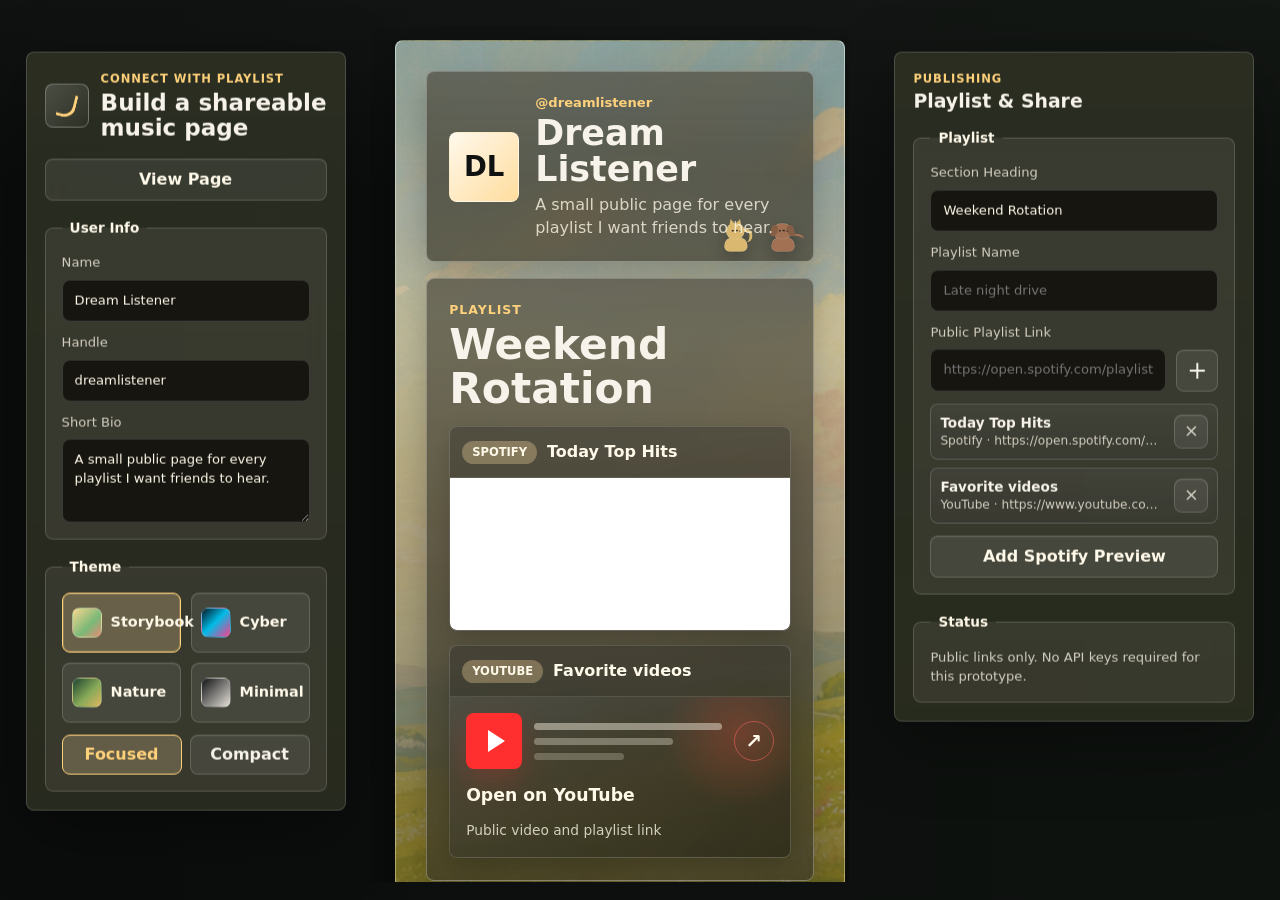
<file: index.html>
<!doctype html>
<html lang="en">
  <head>
    <meta charset="UTF-8" />
    <meta name="viewport" content="width=device-width, initial-scale=1.0" />
    <title>Connect With Playlist</title>
    <link rel="preconnect" href="https://www.youtube.com" />
    <link rel="preconnect" href="https://open.spotify.com" />
    <link rel="preconnect" href="https://embed.music.apple.com" />
    <link rel="dns-prefetch" href="https://i.scdn.co" />
    <link rel="dns-prefetch" href="https://is1-ssl.mzstatic.com" />
    <link rel="dns-prefetch" href="https://i.ytimg.com" />
    <link rel="stylesheet" href="styles.css" />
  </head>
  <body>
    <main class="app-shell" data-theme="storybook">
      <section class="workspace" aria-label="Playlist page builder">
        <aside class="panel editor-panel" aria-label="Page controls">
          <div class="brand-row">
            <div class="brand-mark" aria-hidden="true">
              <span></span>
            </div>
            <div>
              <p class="eyebrow">Connect With Playlist</p>
              <h1>Build a shareable music page</h1>
            </div>
          </div>
          <button class="view-button" id="viewOnly" type="button">View Page</button>

          <form class="control-stack" id="pageForm">
            <fieldset>
              <legend>User Info</legend>
              <label>
                <span>Name</span>
                <input id="displayName" type="text" maxlength="42" autocomplete="name" />
              </label>
              <label>
                <span>Handle</span>
                <input id="handle" type="text" maxlength="32" autocomplete="username" />
              </label>
              <label>
                <span>Short Bio</span>
                <textarea id="bio" rows="3" maxlength="150"></textarea>
              </label>
            </fieldset>

            <fieldset>
              <legend>Theme</legend>
              <div class="theme-grid" id="themeGrid" role="radiogroup" aria-label="Choose a page theme">
                <button type="button" class="theme-tile is-active" data-theme-option="storybook" role="radio" aria-checked="true">
                  <span class="swatch storybook"></span>
                  <span>Storybook</span>
                </button>
                <button type="button" class="theme-tile" data-theme-option="cyber" role="radio" aria-checked="false">
                  <span class="swatch cyber"></span>
                  <span>Cyber</span>
                </button>
                <button type="button" class="theme-tile" data-theme-option="nature" role="radio" aria-checked="false">
                  <span class="swatch nature"></span>
                  <span>Nature</span>
                </button>
                <button type="button" class="theme-tile" data-theme-option="minimal" role="radio" aria-checked="false">
                  <span class="swatch minimal"></span>
                  <span>Minimal</span>
                </button>
              </div>

              <div class="segmented" role="group" aria-label="Preview density">
                <button type="button" class="is-active" data-density="focused">Focused</button>
                <button type="button" data-density="compact">Compact</button>
              </div>
            </fieldset>
          </form>
        </aside>

        <section class="phone-stage" aria-label="Live page preview">
          <button class="exit-view-button" id="exitView" type="button">Edit Page</button>
          <div class="phone" id="publicPage">
            <div class="ambient-layer" aria-hidden="true"></div>
            <section class="profile-card glass-card">
              <div class="companions" aria-hidden="true">
                <div class="pet pet-cat">
                  <span class="pet-tail"></span>
                  <span class="pet-body"></span>
                  <span class="pet-head">
                    <span class="pet-ear left"></span>
                    <span class="pet-ear right"></span>
                    <span class="pet-face"></span>
                  </span>
                </div>
                <div class="pet pet-dog">
                  <span class="pet-tail"></span>
                  <span class="pet-body"></span>
                  <span class="pet-head">
                    <span class="pet-ear left"></span>
                    <span class="pet-ear right"></span>
                    <span class="pet-face"></span>
                  </span>
                </div>
              </div>
              <div class="avatar" id="avatar">D</div>
              <div>
                <p class="handle" id="previewHandle">@dreamlistener</p>
                <h2 id="previewName">Dream Listener</h2>
                <p id="previewBio">A small public page for every playlist I want friends to hear.</p>
              </div>
            </section>

            <section class="playlist-card glass-card">
              <div class="section-heading">
                <p>Playlist</p>
                <h3 id="previewTitle">Weekend Rotation</h3>
              </div>

              <section class="playlist-inline-player" id="playlistInlinePlayer" aria-label="Playlist player" hidden>
                <div class="inline-player-header">
                  <div>
                    <p class="platform-pill" id="inlinePlayerPlatform">Spotify</p>
                    <h4 id="inlinePlayerTitle">Playlist</h4>
                  </div>
                  <button class="inline-player-close" id="closeInlinePlayer" type="button" aria-label="Close player" title="Close player">×</button>
                </div>
                <div class="inline-player-frame" id="inlinePlayerFrame"></div>
              </section>

              <div class="embed-stack" id="embedStack"></div>
            </section>

            <section class="theme-note glass-card">
              <span class="note-line"></span>
              <p id="themeNote">Soft painted color, calm spacing, and a page that feels personal without becoming heavy.</p>
            </section>
          </div>

          <section class="playlist-webview glass-card" id="playlistWebview" aria-label="Inline playlist player" hidden>
            <div class="webview-header">
              <div>
                <p class="platform-pill" id="webviewPlatform">Spotify</p>
                <h2 id="webviewTitle">Playlist</h2>
              </div>
              <button class="webview-close" id="closeWebview" type="button" aria-label="Close player" title="Close player">×</button>
            </div>
            <div class="webview-frame" id="webviewFrame"></div>
          </section>
        </section>

        <aside class="panel data-panel" aria-label="Playlist and sharing controls">
          <div class="panel-heading">
            <p class="eyebrow">Publishing</p>
            <h2>Playlist &amp; Share</h2>
          </div>
          <div class="control-stack">
            <fieldset>
              <legend>Playlist</legend>
              <label>
                <span>Section Heading</span>
                <input id="pageTitle" type="text" maxlength="56" />
              </label>
              <label>
                <span>Playlist Name</span>
                <input id="playlistName" type="text" maxlength="56" placeholder="Late night drive" />
              </label>
              <div class="link-composer">
                <label>
                  <span>Public Playlist Link</span>
                  <input
                    id="playlistUrl"
                    type="url"
                    inputmode="url"
                    placeholder="https://open.spotify.com/playlist/..."
                  />
                </label>
                <button class="icon-button" type="button" id="addLink" aria-label="Add playlist link" title="Add link">
                  +
                </button>
              </div>
              <div class="playlist-list" id="playlistList" aria-live="polite"></div>
              <button class="demo-button" id="addSpotifyPreview" type="button">Add Spotify Preview</button>
            </fieldset>

            <fieldset class="publish-panel">
              <legend>Status</legend>
              <p class="status-text" id="statusText">Public links only. No API keys required for this prototype.</p>
            </fieldset>
          </div>
        </aside>
      </section>
    </main>

    <template id="playlistItemTemplate">
      <article class="playlist-item">
        <div>
          <strong></strong>
          <span></span>
        </div>
        <button type="button" aria-label="Remove playlist link" title="Remove link">×</button>
      </article>
    </template>

    <template id="embedTemplate">
      <article class="music-block">
        <div class="music-meta">
          <span class="platform-pill"></span>
          <a target="_blank" rel="noreferrer"></a>
          <button class="webview-toggle" type="button"></button>
        </div>
        <div class="embed-target"></div>
      </article>
    </template>

    <script src="app.js"></script>
  </body>
</html>
</file>
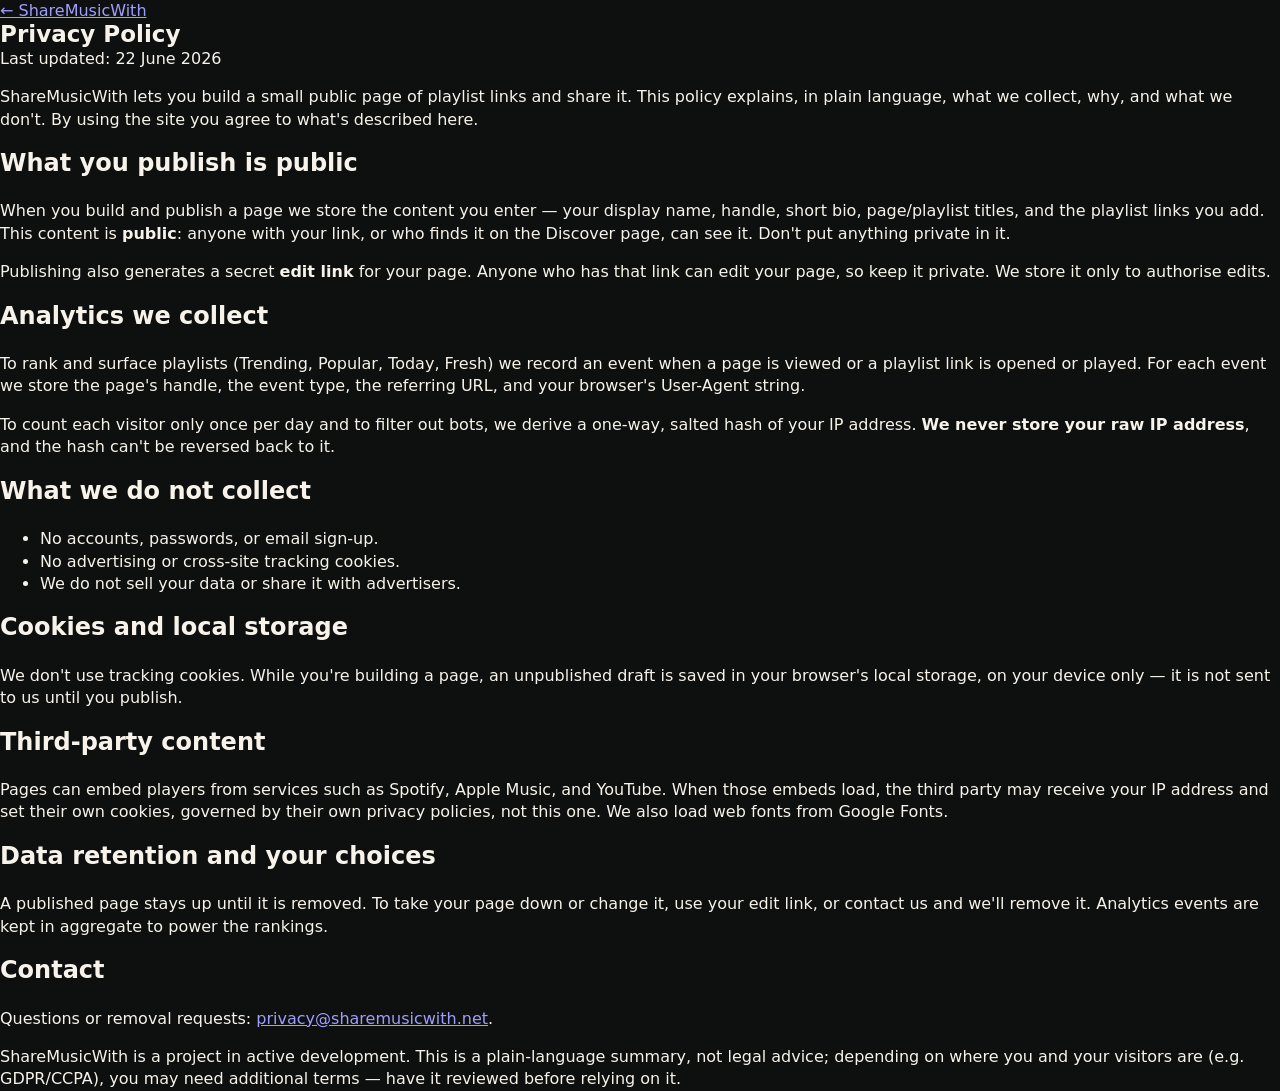
<file: go-wasm/privacy.html>
<!doctype html>
<html lang="en">
  <head>
    <meta charset="UTF-8" />
    <meta name="viewport" content="width=device-width, initial-scale=1.0" />
    <title>Privacy Policy · ShareMusicWith</title>
    <meta name="robots" content="all" />
    <link rel="stylesheet" href="/styles.css" />
  </head>
  <body>
    <main class="legal-page">
      <a class="legal-back" href="/">← ShareMusicWith</a>
      <h1>Privacy Policy</h1>
      <p class="legal-updated">Last updated: 22 June 2026</p>

      <p>
        ShareMusicWith lets you build a small public page of playlist links and
        share it. This policy explains, in plain language, what we collect, why,
        and what we don't. By using the site you agree to what's described here.
      </p>

      <h2>What you publish is public</h2>
      <p>
        When you build and publish a page we store the content you enter — your
        display name, handle, short bio, page/playlist titles, and the playlist
        links you add. This content is <strong>public</strong>: anyone with your
        link, or who finds it on the Discover page, can see it. Don't put anything
        private in it.
      </p>
      <p>
        Publishing also generates a secret <strong>edit link</strong> for your
        page. Anyone who has that link can edit your page, so keep it private. We
        store it only to authorise edits.
      </p>

      <h2>Analytics we collect</h2>
      <p>
        To rank and surface playlists (Trending, Popular, Today, Fresh) we record
        an event when a page is viewed or a playlist link is opened or played. For
        each event we store the page's handle, the event type, the referring URL,
        and your browser's User-Agent string.
      </p>
      <p>
        To count each visitor only once per day and to filter out bots, we derive
        a one-way, salted hash of your IP address. <strong>We never store your raw
        IP address</strong>, and the hash can't be reversed back to it.
      </p>

      <h2>What we do not collect</h2>
      <ul>
        <li>No accounts, passwords, or email sign-up.</li>
        <li>No advertising or cross-site tracking cookies.</li>
        <li>We do not sell your data or share it with advertisers.</li>
      </ul>

      <h2>Cookies and local storage</h2>
      <p>
        We don't use tracking cookies. While you're building a page, an unpublished
        draft is saved in your browser's local storage, on your device only — it is
        not sent to us until you publish.
      </p>

      <h2>Third-party content</h2>
      <p>
        Pages can embed players from services such as Spotify, Apple Music, and
        YouTube. When those embeds load, the third party may receive your IP address
        and set their own cookies, governed by their own privacy policies, not this
        one. We also load web fonts from Google Fonts.
      </p>

      <h2>Data retention and your choices</h2>
      <p>
        A published page stays up until it is removed. To take your page down or
        change it, use your edit link, or contact us and we'll remove it. Analytics
        events are kept in aggregate to power the rankings.
      </p>

      <h2>Contact</h2>
      <p>
        Questions or removal requests:
        <a href="mailto:privacy@sharemusicwith.net">privacy@sharemusicwith.net</a>.
      </p>

      <p class="legal-note">
        ShareMusicWith is a project in active development. This is a plain-language
        summary, not legal advice; depending on where you and your visitors are
        (e.g. GDPR/CCPA), you may need additional terms — have it reviewed before
        relying on it.
      </p>
    </main>
  </body>
</html>
</file>
<file: styles.css>
:root {
  color-scheme: dark;
  font-family:
    Inter, ui-sans-serif, system-ui, -apple-system, BlinkMacSystemFont, "Segoe UI", sans-serif;
  --page-bg: #101211;
  --panel: rgba(15, 17, 18, 0.82);
  --panel-strong: rgba(10, 11, 12, 0.9);
  --line: rgba(255, 255, 255, 0.16);
  --line-strong: rgba(255, 255, 255, 0.28);
  --text: #f7f3ea;
  --muted: rgba(247, 243, 234, 0.68);
  --soft: rgba(247, 243, 234, 0.1);
  --control: rgba(255, 255, 255, 0.075);
  --control-hover: rgba(255, 255, 255, 0.13);
  --control-strong: rgba(255, 255, 255, 0.18);
  --focus-ring: color-mix(in srgb, var(--accent) 28%, transparent);
  --accent: #f3b562;
  --accent-2: #70c6aa;
  --pet-cat: #f1c66f;
  --pet-dog: #b6865d;
  --pet-marking: #fff3d5;
  --shadow: 0 22px 70px rgba(0, 0, 0, 0.36);
  --shadow-tight: 0 12px 34px rgba(0, 0, 0, 0.24);
  --spotify-player-height: 9.5rem;
}

* {
  box-sizing: border-box;
}

html,
body {
  margin: 0;
  height: 100%;
  min-height: 100%;
  background: #0e0f0f;
  color: var(--text);
}

body {
  min-width: 320px;
  overflow-x: hidden;
  line-height: 1.4;
  text-rendering: optimizeLegibility;
  -webkit-font-smoothing: antialiased;
}

body.view-only-body {
  height: 100vh;
  overflow: hidden;
}

button,
input,
textarea {
  font: inherit;
  min-width: 0;
}

button {
  appearance: none;
  color: inherit;
}

.app-shell {
  min-height: 100vh;
  background:
    linear-gradient(180deg, rgba(255, 255, 255, 0.025), transparent 22%),
    linear-gradient(90deg, rgba(9, 10, 10, 0.88), rgba(9, 10, 10, 0.62)),
    var(--page-bg);
  overflow-x: hidden;
}

.workspace {
  width: min(1560px, 100%);
  height: 100vh;
  min-height: 0;
  margin: 0 auto;
  display: grid;
  grid-template-columns: minmax(280px, 320px) minmax(420px, 1fr) minmax(300px, 360px);
  align-items: start;
  gap: clamp(16px, 2vw, 28px);
  padding: clamp(14px, 2vw, 26px);
  overflow: hidden;
}

.panel {
  min-width: 0;
  max-width: 100%;
  align-self: start;
  border: 1px solid var(--line);
  border-radius: 8px;
  background:
    linear-gradient(180deg, color-mix(in srgb, var(--panel) 84%, rgba(255, 255, 255, 0.08)), var(--panel)),
    var(--panel);
  box-shadow: var(--shadow);
  backdrop-filter: blur(24px);
}

.editor-panel,
.data-panel {
  min-width: 0;
  position: sticky;
  top: clamp(14px, 2vw, 26px);
  max-height: calc(100vh - 44px);
  overflow-y: auto;
  overscroll-behavior: contain;
  padding: 18px;
  scrollbar-color: color-mix(in srgb, var(--accent) 34%, transparent) transparent;
  scrollbar-width: thin;
}

.editor-panel::-webkit-scrollbar,
.data-panel::-webkit-scrollbar,
.phone-stage::-webkit-scrollbar,
.embed-stack::-webkit-scrollbar {
  width: 8px;
}

.editor-panel::-webkit-scrollbar-thumb,
.data-panel::-webkit-scrollbar-thumb,
.phone-stage::-webkit-scrollbar-thumb,
.embed-stack::-webkit-scrollbar-thumb {
  border-radius: 999px;
  background: color-mix(in srgb, var(--accent) 28%, transparent);
}

.brand-row {
  min-width: 0;
  display: grid;
  grid-template-columns: 44px minmax(0, 1fr);
  gap: 12px;
  align-items: center;
  margin-bottom: 18px;
}

.brand-mark {
  width: 44px;
  height: 44px;
  border: 1px solid var(--line-strong);
  border-radius: 8px;
  display: grid;
  place-items: center;
  background: linear-gradient(135deg, rgba(255, 255, 255, 0.16), rgba(255, 255, 255, 0.02));
}

.brand-mark span {
  width: 18px;
  height: 24px;
  border-right: 3px solid var(--accent);
  border-bottom: 3px solid var(--accent);
  border-radius: 0 0 12px 0;
  transform: rotate(14deg);
}

.eyebrow {
  margin: 0 0 4px;
  color: var(--accent);
  font-size: 0.72rem;
  font-weight: 800;
  letter-spacing: 0.08em;
  text-transform: uppercase;
}

h1,
h2,
h3,
p {
  margin-top: 0;
}

h1 {
  margin-bottom: 0;
  font-size: clamp(1.18rem, 1.8vw, 1.48rem);
  line-height: 1.1;
}

.control-stack {
  min-width: 0;
  display: grid;
  gap: 18px;
}

fieldset {
  min-width: 0;
  margin: 0;
  padding: 16px;
  border: 1px solid var(--line);
  border-radius: 8px;
  display: grid;
  gap: 12px;
  background: color-mix(in srgb, var(--soft) 72%, transparent);
}

legend {
  padding: 0 8px;
  color: var(--text);
  font-size: 0.85rem;
  font-weight: 800;
}

label {
  min-width: 0;
  display: grid;
  gap: 7px;
  color: var(--muted);
  font-size: 0.82rem;
}

label + label {
  margin-top: 0;
}

input,
textarea {
  width: 100%;
  min-height: 42px;
  border: 1px solid var(--line);
  border-radius: 8px;
  outline: none;
  background: color-mix(in srgb, #050505 66%, var(--panel-strong));
  color: var(--text);
  padding: 11px 12px;
  transition:
    border-color 160ms ease,
    background 160ms ease,
    box-shadow 160ms ease;
}

textarea {
  min-height: 84px;
  resize: vertical;
}

input:focus,
textarea:focus {
  border-color: var(--accent);
  background: color-mix(in srgb, #050505 50%, var(--panel-strong));
  box-shadow: 0 0 0 3px var(--focus-ring);
}

input:hover,
textarea:hover {
  border-color: color-mix(in srgb, var(--line-strong) 72%, var(--accent));
}

.link-composer {
  min-width: 0;
  display: grid;
  grid-template-columns: minmax(0, 1fr) 42px;
  gap: 10px;
  align-items: end;
}

.icon-button,
.playlist-item button,
.secondary-button,
.view-button,
.exit-view-button,
.webview-toggle,
.webview-close,
.inline-player-close,
.demo-button,
.theme-tile,
.segmented button {
  border: 1px solid var(--line);
  border-radius: 8px;
  background: var(--control);
  box-shadow: inset 0 1px 0 rgba(255, 255, 255, 0.055);
  cursor: pointer;
  user-select: none;
  transition:
    transform 160ms ease,
    border-color 160ms ease,
    background 160ms ease,
    box-shadow 160ms ease;
}

.icon-button {
  width: 42px;
  height: 42px;
  font-size: 1.5rem;
  line-height: 1;
}

.icon-button:hover,
.playlist-item button:hover,
.secondary-button:hover,
.view-button:hover,
.exit-view-button:hover,
.webview-toggle:hover,
.webview-close:hover,
.inline-player-close:hover,
.demo-button:hover,
.theme-tile:hover,
.segmented button:hover {
  transform: translateY(-1px);
  border-color: var(--line-strong);
  background: var(--control-hover);
  box-shadow:
    inset 0 1px 0 rgba(255, 255, 255, 0.08),
    0 10px 24px rgba(0, 0, 0, 0.18);
}

.icon-button:focus-visible,
.playlist-item button:focus-visible,
.secondary-button:focus-visible,
.view-button:focus-visible,
.exit-view-button:focus-visible,
.webview-toggle:focus-visible,
.webview-close:focus-visible,
.inline-player-close:focus-visible,
.demo-button:focus-visible,
.theme-tile:focus-visible,
.segmented button:focus-visible,
input:focus-visible,
textarea:focus-visible,
.music-meta a:focus-visible,
.platform-card:focus-visible,
.fallback-link:focus-visible {
  outline: none;
  border-color: var(--accent);
  box-shadow: 0 0 0 3px var(--focus-ring);
}

.demo-button {
  width: 100%;
  min-height: 42px;
  margin-top: 0;
  color: var(--text);
  font-weight: 900;
}

.view-button {
  width: 100%;
  min-height: 42px;
  margin-bottom: 18px;
  color: var(--text);
  font-weight: 900;
}

.exit-view-button {
  display: none;
  position: fixed;
  top: 18px;
  right: 18px;
  z-index: 20;
  min-height: 42px;
  padding: 0 16px;
  color: var(--text);
  font-weight: 900;
  backdrop-filter: blur(18px);
}

.playlist-list {
  min-width: 0;
  display: grid;
  gap: 8px;
  margin-top: 0;
}

.playlist-item {
  max-width: 100%;
  min-height: 54px;
  display: grid;
  grid-template-columns: minmax(0, 1fr) 34px;
  gap: 10px;
  align-items: center;
  overflow: hidden;
  border: 1px solid var(--line);
  border-radius: 8px;
  padding: 9px;
  background:
    linear-gradient(180deg, rgba(255, 255, 255, 0.07), rgba(255, 255, 255, 0.035)),
    rgba(0, 0, 0, 0.1);
}

.playlist-item > div {
  min-width: 0;
  overflow: hidden;
}

.playlist-item strong,
.playlist-item span {
  display: block;
  min-width: 0;
  overflow: hidden;
  text-overflow: ellipsis;
  white-space: nowrap;
}

.playlist-item strong {
  font-size: 0.85rem;
}

.playlist-item span {
  color: var(--muted);
  font-size: 0.76rem;
}

.playlist-item button {
  width: 34px;
  height: 34px;
  font-size: 1.1rem;
  color: var(--muted);
}

.theme-grid {
  min-width: 0;
  display: grid;
  grid-template-columns: repeat(2, minmax(0, 1fr));
  gap: 10px;
}

.theme-tile {
  min-width: 0;
  min-height: 60px;
  padding: 9px;
  display: grid;
  grid-template-columns: 30px minmax(0, 1fr);
  gap: 9px;
  align-items: center;
  text-align: left;
  color: var(--text);
  font-size: 0.9rem;
  font-weight: 800;
}

.theme-tile span:last-child {
  min-width: 0;
  line-height: 1.08;
  overflow-wrap: normal;
}

.theme-tile.is-active {
  border-color: var(--accent);
  background: color-mix(in srgb, var(--accent) 18%, rgba(255, 255, 255, 0.08));
  box-shadow: inset 0 0 0 1px color-mix(in srgb, var(--accent) 24%, transparent);
}

.swatch {
  width: 30px;
  height: 30px;
  border-radius: 8px;
  border: 1px solid rgba(255, 255, 255, 0.22);
}

.swatch.storybook {
  background: linear-gradient(135deg, #f9d68d, #7ab978 60%, #e98b74);
}

.swatch.cyber {
  background: linear-gradient(135deg, #061625, #00bde7 48%, #ff3a91);
}

.swatch.nature {
  background: linear-gradient(135deg, #1e432f, #86a958 55%, #e0b660);
}

.swatch.minimal {
  background: linear-gradient(135deg, #111315, #e5e1d8);
}

.segmented {
  margin-top: 0;
  display: grid;
  grid-template-columns: 1fr 1fr;
  gap: 8px;
}

.segmented button {
  min-height: 40px;
  font-weight: 800;
}

.segmented button.is-active {
  border-color: var(--accent);
  color: var(--accent);
  background: color-mix(in srgb, var(--accent) 15%, rgba(255, 255, 255, 0.08));
}

.phone-stage {
  min-width: 0;
  max-width: 100%;
  height: calc(100vh - 44px);
  min-height: 0;
  overflow: auto;
  overscroll-behavior: contain;
  scrollbar-gutter: stable both-edges;
  display: grid;
  place-items: start center;
  padding: 14px;
  scrollbar-color: color-mix(in srgb, var(--accent) 30%, transparent) transparent;
  scrollbar-width: thin;
}

.workspace > * {
  min-width: 0;
}

.phone {
  position: relative;
  width: min(100%, 600px);
  max-width: 100%;
  min-width: 0;
  min-height: min(840px, calc(100vh - 72px));
  border: 1px solid var(--line-strong);
  border-radius: 8px;
  overflow: hidden;
  background-image:
    linear-gradient(180deg, rgba(10, 12, 12, 0.1), rgba(10, 12, 12, 0.46)),
    var(--theme-image);
  background-size: cover;
  background-position: center;
  box-shadow:
    0 30px 90px rgba(0, 0, 0, 0.45),
    inset 0 1px 0 rgba(255, 255, 255, 0.08);
  padding: clamp(18px, 3vw, 30px);
  display: grid;
  align-content: start;
  gap: 16px;
}

.companions {
  position: absolute;
  right: 18px;
  top: 12px;
  z-index: 2;
  width: 132px;
  height: 70px;
  opacity: 0.92;
  pointer-events: none;
}

.pet {
  position: absolute;
  bottom: 0;
  width: 56px;
  height: 46px;
  animation: pet-bob 3.6s ease-in-out infinite;
  filter: drop-shadow(0 10px 14px rgba(0, 0, 0, 0.34));
}

.pet-cat {
  left: 0;
  --pet-fill: var(--pet-cat);
  --pet-face-fill: #171a18;
}

.pet-dog {
  right: 0;
  --pet-fill: var(--pet-dog);
  --pet-face-fill: #171a18;
  animation-delay: -1.3s;
}

.pet-body,
.pet-head,
.pet-tail,
.pet-ear,
.pet-face {
  position: absolute;
  display: block;
}

.pet-body {
  left: 8px;
  bottom: 2px;
  width: 38px;
  height: 24px;
  border: 1px solid rgba(255, 255, 255, 0.24);
  border-radius: 16px 16px 10px 10px;
  background: var(--pet-fill);
}

.pet-head {
  left: 11px;
  bottom: 22px;
  width: 30px;
  height: 26px;
  border: 1px solid rgba(255, 255, 255, 0.24);
  border-radius: 13px;
  background: var(--pet-fill);
}

.pet-cat .pet-ear {
  top: -8px;
  width: 12px;
  height: 12px;
  background: var(--pet-fill);
  clip-path: polygon(50% 0, 0 100%, 100% 100%);
}

.pet-cat .pet-ear.left {
  left: 2px;
  transform: rotate(-16deg);
}

.pet-cat .pet-ear.right {
  right: 2px;
  transform: rotate(16deg);
}

.pet-dog .pet-ear {
  top: 2px;
  width: 11px;
  height: 18px;
  border-radius: 9px;
  background: color-mix(in srgb, var(--pet-fill) 76%, #1b1511);
}

.pet-dog .pet-ear.left {
  left: -5px;
  transform: rotate(18deg);
}

.pet-dog .pet-ear.right {
  right: -5px;
  transform: rotate(-18deg);
}

.pet-face {
  left: 7px;
  top: 9px;
  width: 16px;
  height: 8px;
  border-radius: 50%;
  border-top: 3px dotted var(--pet-face-fill);
}

.pet-tail {
  right: 2px;
  bottom: 17px;
  width: 22px;
  height: 22px;
  border-top: 5px solid var(--pet-fill);
  border-right: 5px solid var(--pet-fill);
  border-radius: 50%;
  transform-origin: 2px 22px;
  animation: tail-wag 1.25s ease-in-out infinite;
}

.pet-dog .pet-tail {
  right: -1px;
  bottom: 19px;
  width: 18px;
  height: 14px;
  border-top-width: 4px;
  border-right-width: 0;
  border-radius: 10px;
  transform: rotate(14deg);
}

@keyframes pet-bob {
  0%,
  100% {
    transform: translateY(0);
  }
  50% {
    transform: translateY(-5px);
  }
}

@keyframes tail-wag {
  0%,
  100% {
    transform: rotate(-8deg);
  }
  50% {
    transform: rotate(18deg);
  }
}

.phone::before {
  content: "";
  position: absolute;
  inset: 0;
  background:
    linear-gradient(180deg, rgba(0, 0, 0, 0.2), transparent 26%, rgba(0, 0, 0, 0.32)),
    radial-gradient(circle at 20% 0%, rgba(255, 255, 255, 0.12), transparent 35%);
  pointer-events: none;
}

.ambient-layer {
  position: absolute;
  inset: 0;
  opacity: 0.38;
  pointer-events: none;
  background-image:
    linear-gradient(rgba(255, 255, 255, 0.035) 1px, transparent 1px),
    linear-gradient(90deg, rgba(255, 255, 255, 0.035) 1px, transparent 1px);
  background-size: 28px 28px;
  mix-blend-mode: screen;
}

.glass-card {
  position: relative;
  z-index: 1;
  min-width: 0;
  border: 1px solid var(--line-strong);
  border-radius: 8px;
  background:
    linear-gradient(180deg, rgba(255, 255, 255, 0.08), transparent 54%),
    color-mix(in srgb, var(--panel-strong) 86%, transparent);
  box-shadow: var(--shadow-tight);
  backdrop-filter: blur(18px);
}

.profile-card {
  overflow: hidden;
  min-height: 128px;
  display: grid;
  grid-template-columns: 70px minmax(0, 1fr);
  gap: 16px;
  align-items: center;
  padding: clamp(18px, 3vw, 22px);
}

.profile-card > div {
  min-width: 0;
}

.profile-card .avatar,
.profile-card > div:not(.companions) {
  position: relative;
  z-index: 3;
}

.profile-card .companions {
  top: auto;
  right: 12px;
  bottom: 8px;
  z-index: 1;
  transform: scale(0.62);
  transform-origin: right bottom;
  opacity: 0.78;
}

.avatar {
  width: 70px;
  height: 70px;
  border: 1px solid var(--line-strong);
  border-radius: 8px;
  display: grid;
  place-items: center;
  color: #101211;
  background:
    linear-gradient(135deg, rgba(255, 255, 255, 0.86), rgba(255, 255, 255, 0.26)),
    var(--accent);
  font-size: 1.72rem;
  font-weight: 900;
}

.handle {
  margin-bottom: 4px;
  color: var(--accent);
  font-size: 0.82rem;
  font-weight: 800;
}

.profile-card h2 {
  margin: 0 0 6px;
  font-size: clamp(1.55rem, 4.5vw, 2.18rem);
  line-height: 1.02;
  overflow-wrap: anywhere;
}

.profile-card p:last-child {
  margin-bottom: 0;
  color: var(--muted);
  line-height: 1.45;
  overflow-wrap: anywhere;
}

.playlist-card {
  min-width: 0;
  overflow: hidden;
  padding: clamp(18px, 3vw, 22px);
}

.section-heading {
  display: grid;
  gap: 4px;
  margin-bottom: 16px;
}

.section-heading p {
  margin: 0;
  color: var(--accent);
  font-size: 0.78rem;
  font-weight: 900;
  text-transform: uppercase;
  letter-spacing: 0.08em;
}

.section-heading h3 {
  margin: 0;
  font-size: clamp(1.72rem, 4.8vw, 2.65rem);
  line-height: 1.03;
  overflow-wrap: anywhere;
}

.embed-stack {
  min-width: 0;
  display: grid;
  align-content: start;
  gap: 14px;
}

.music-block {
  min-width: 0;
  border: 1px solid var(--line);
  border-radius: 8px;
  overflow: hidden;
  background:
    linear-gradient(180deg, rgba(255, 255, 255, 0.052), rgba(255, 255, 255, 0.015)),
    rgba(0, 0, 0, 0.3);
  box-shadow: 0 10px 26px rgba(0, 0, 0, 0.18);
  transition:
    border-color 160ms ease,
    background 160ms ease;
}

.music-block:hover {
  border-color: color-mix(in srgb, var(--line-strong) 78%, var(--accent));
}

.music-block.spotify-block {
  width: 100%;
}

.music-meta {
  min-height: 50px;
  display: grid;
  grid-template-columns: auto minmax(0, 1fr) auto;
  align-items: center;
  gap: 10px;
  padding: 10px 12px;
}

.platform-pill {
  display: inline-flex;
  align-items: center;
  justify-self: start;
  border-radius: 999px;
  background: color-mix(in srgb, var(--accent) 22%, rgba(255, 255, 255, 0.12));
  color: var(--text);
  padding: 6px 10px;
  font-size: 0.72rem;
  font-weight: 900;
  line-height: 1;
  text-transform: uppercase;
}

.music-meta a {
  min-width: 0;
  overflow: hidden;
  text-overflow: ellipsis;
  white-space: nowrap;
  color: var(--text);
  font-weight: 800;
  line-height: 1.25;
  text-decoration: none;
}

.webview-toggle {
  display: none;
  min-height: 32px;
  max-width: 120px;
  padding: 0 10px;
  color: var(--text);
  font-size: 0.74rem;
  font-weight: 900;
  white-space: nowrap;
}

.app-shell.view-only .webview-toggle {
  display: inline-flex;
  align-items: center;
  justify-content: center;
}

.webview-toggle.is-active {
  border-color: var(--accent);
  color: var(--accent);
  background: color-mix(in srgb, var(--accent) 18%, rgba(255, 255, 255, 0.08));
}

.webview-toggle:disabled {
  cursor: not-allowed;
  opacity: 0.46;
}

.webview-toggle:disabled:hover {
  transform: none;
  border-color: var(--line);
  background: rgba(255, 255, 255, 0.08);
}

.embed-target iframe {
  display: block;
  width: 100%;
  max-width: 100%;
  min-height: var(--spotify-player-height);
  border: 0;
}

.music-block.spotify-block .embed-target iframe {
  width: 100%;
  max-width: 100%;
  height: var(--spotify-player-height);
  min-height: 0;
  background: #000;
}

.embed-target {
  position: relative;
  min-width: 0;
  overflow: hidden;
  border-top: 1px solid color-mix(in srgb, var(--line) 74%, transparent);
}

.embed-target .fallback-link {
  min-height: 120px;
  display: grid;
  align-content: center;
  gap: 8px;
  padding: 18px;
  color: var(--muted);
  text-decoration: none;
  overflow-wrap: anywhere;
}

.fallback-link strong {
  color: var(--text);
  font-size: 1.05rem;
}

.platform-card {
  position: relative;
  display: grid;
  gap: 14px;
  max-width: 100%;
  min-height: 142px;
  padding: 16px;
  overflow: hidden;
  color: var(--text);
  text-decoration: none;
  background:
    radial-gradient(circle at 85% 22%, color-mix(in srgb, var(--platform-accent) 24%, transparent), transparent 24%),
    linear-gradient(135deg, rgba(255, 255, 255, 0.08), rgba(0, 0, 0, 0.12));
}

.platform-card.youtube-card {
  --platform-accent: #ff4b3e;
}

.platform-visual {
  max-width: 100%;
  display: grid;
  grid-template-columns: 56px minmax(0, 1fr) 40px;
  gap: 12px;
  align-items: center;
}

.play-badge {
  width: 56px;
  height: 56px;
  display: grid;
  place-items: center;
  border-radius: 8px;
  background: #ff2f2f;
  box-shadow: 0 12px 30px rgba(255, 47, 47, 0.2);
}

.play-badge::before {
  content: "";
  width: 0;
  height: 0;
  margin-left: 4px;
  border-top: 11px solid transparent;
  border-bottom: 11px solid transparent;
  border-left: 17px solid #fff;
}

.queue-lines {
  display: grid;
  gap: 8px;
  min-width: 0;
  max-width: 100%;
  overflow: hidden;
}

.queue-lines span {
  height: 7px;
  border-radius: 999px;
  background: color-mix(in srgb, var(--text) 44%, transparent);
}

.queue-lines span:nth-child(2) {
  width: 74%;
  opacity: 0.72;
}

.queue-lines span:nth-child(3) {
  width: 48%;
  opacity: 0.52;
}

.open-arrow {
  width: 40px;
  height: 40px;
  border: 1px solid color-mix(in srgb, var(--platform-accent) 42%, var(--line));
  border-radius: 999px;
  display: grid;
  place-items: center;
  font-size: 1.25rem;
  font-weight: 900;
  color: var(--text);
}

.platform-card strong {
  justify-self: start;
  font-size: 1.08rem;
  text-align: left;
}

.platform-card small {
  justify-self: start;
  color: var(--muted);
  font-size: 0.86rem;
  line-height: 1.45;
  text-align: left;
}

.playlist-inline-player {
  display: none;
  min-width: 0;
  margin-bottom: 14px;
  overflow: hidden;
  border: 1px solid var(--line-strong);
  border-radius: 8px;
  background:
    linear-gradient(180deg, rgba(255, 255, 255, 0.06), transparent 42%),
    rgba(0, 0, 0, 0.38);
  box-shadow: 0 14px 34px rgba(0, 0, 0, 0.26);
}

.playlist-inline-player[hidden] {
  display: none !important;
}

.inline-player-header {
  min-width: 0;
  display: grid;
  grid-template-columns: minmax(0, 1fr) 38px;
  gap: 12px;
  align-items: start;
  padding: 14px;
  border-bottom: 1px solid var(--line);
}

.inline-player-header > div {
  min-width: 0;
}

.inline-player-header .platform-pill {
  margin-bottom: 10px;
}

.inline-player-header h4 {
  margin: 0;
  color: var(--text);
  font-size: clamp(1.15rem, 4vw, 1.65rem);
  line-height: 1.08;
  overflow-wrap: anywhere;
}

.inline-player-close {
  width: 38px;
  height: 38px;
  color: var(--text);
  font-size: 1.1rem;
  font-weight: 900;
  line-height: 1;
}

.inline-player-frame {
  position: relative;
  min-width: 0;
  overflow: hidden;
  background: #050505;
}

.inline-player-frame iframe {
  display: block;
  width: 100%;
  height: min(58vh, 520px);
  min-height: 320px;
  border: 0;
  background: #050505;
}

.playlist-inline-player.spotify-block .inline-player-frame iframe {
  height: min(60vh, 420px);
  min-height: 352px;
}

.playlist-inline-player.youtube-block .inline-player-frame {
  aspect-ratio: 16 / 9;
}

.playlist-inline-player.youtube-block .inline-player-frame iframe {
  height: 100%;
  min-height: 0;
}

.playlist-webview {
  display: none;
  position: relative;
  z-index: 1;
  min-width: 0;
  overflow: hidden;
  box-shadow: var(--shadow);
}

.playlist-webview[hidden] {
  display: none !important;
}

.webview-header {
  min-width: 0;
  display: grid;
  grid-template-columns: minmax(0, 1fr) 38px;
  gap: 14px;
  align-items: start;
  padding: 16px 18px;
  border-bottom: 1px solid var(--line);
}

.webview-header > div {
  min-width: 0;
}

.webview-header .platform-pill {
  display: inline-block;
  margin: 0 0 10px;
}

.webview-header h2 {
  margin: 0;
  font-size: clamp(1.45rem, 3vw, 2.2rem);
  line-height: 1.04;
  overflow-wrap: anywhere;
}

.webview-close {
  width: 38px;
  height: 38px;
  color: var(--text);
  font-size: 1.2rem;
  font-weight: 900;
  line-height: 1;
}

.webview-frame {
  position: relative;
  min-width: 0;
  min-height: 0;
  overflow: hidden;
  background: #050505;
}

@keyframes spin {
  to {
    transform: rotate(360deg);
  }
}

.embed-target.is-loading::after,
.inline-player-frame.is-loading::after,
.webview-frame.is-loading::after {
  content: "";
  position: absolute;
  top: 50%;
  left: 50%;
  width: 34px;
  height: 34px;
  margin: -17px 0 0 -17px;
  border: 3px solid rgba(255, 255, 255, 0.22);
  border-top-color: var(--accent);
  border-radius: 50%;
  animation: spin 0.8s linear infinite;
  z-index: 2;
  pointer-events: none;
}

.webview-frame iframe {
  display: block;
  width: 100%;
  height: 100%;
  min-height: 0;
  border: 0;
  background: #050505;
}

.theme-note {
  min-height: 148px;
  display: grid;
  place-items: center;
  padding: 22px;
  overflow: hidden;
  text-align: center;
}

.note-line {
  position: relative;
  z-index: 2;
  width: min(180px, 54%);
  height: 70px;
  border-left: 2px solid var(--line-strong);
  border-top: 2px solid var(--line-strong);
  transform: skewX(-12deg) rotate(-4deg);
  opacity: 0.85;
}

.theme-note p {
  position: relative;
  z-index: 3;
  margin: 0;
  color: var(--text);
  font-size: clamp(1.15rem, 4vw, 1.55rem);
  font-weight: 800;
  line-height: 1.3;
}

.data-panel {
  overflow-y: auto;
  display: grid;
  align-content: start;
  gap: 18px;
}

.panel-heading h2 {
  margin: 0;
  font-size: 1.18rem;
  line-height: 1.1;
}

.data-panel .control-stack {
  gap: 18px;
}

.publish-panel {
  display: grid;
  gap: 12px;
}

.publish-panel .secondary-button {
  width: 100%;
}

.secondary-button {
  min-height: 42px;
  font-weight: 900;
}

.status-text {
  margin: 0;
  color: var(--muted);
  font-size: 0.82rem;
  line-height: 1.45;
}

[data-theme="storybook"] {
  --page-bg: #172018;
  --panel: rgba(42, 45, 32, 0.76);
  --panel-strong: rgba(56, 53, 39, 0.78);
  --text: #fff9e9;
  --muted: rgba(255, 249, 233, 0.78);
  --accent: #ffd17b;
  --accent-2: #83c683;
  --pet-cat: #ffd47c;
  --pet-dog: #b77855;
  --pet-marking: #fff0bf;
  --theme-image: url("assets/theme-storybook.png");
}

[data-theme="cyber"] {
  --page-bg: #050b12;
  --panel: rgba(6, 12, 20, 0.8);
  --panel-strong: rgba(5, 10, 18, 0.84);
  --text: #ecfbff;
  --muted: rgba(236, 251, 255, 0.68);
  --accent: #00d7ff;
  --accent-2: #ff3c92;
  --pet-cat: #00d7ff;
  --pet-dog: #ff3c92;
  --pet-marking: #ecfbff;
  --theme-image: url("assets/theme-cyber.png");
}

[data-theme="nature"] {
  --page-bg: #101a13;
  --panel: rgba(17, 29, 20, 0.82);
  --panel-strong: rgba(18, 29, 20, 0.82);
  --text: #f7ffe9;
  --muted: rgba(247, 255, 233, 0.72);
  --accent: #e6c66b;
  --accent-2: #8dc47d;
  --pet-cat: #d9b164;
  --pet-dog: #8a6540;
  --pet-marking: #f7ffe9;
  --theme-image: url("assets/theme-nature.png");
}

[data-theme="minimal"] {
  --page-bg: #101112;
  --panel: rgba(18, 18, 19, 0.84);
  --panel-strong: rgba(20, 20, 20, 0.86);
  --text: #f2efe8;
  --muted: rgba(242, 239, 232, 0.66);
  --accent: #e2c27a;
  --accent-2: #7fb7a9;
  --pet-cat: #e2ded6;
  --pet-dog: #8d8c86;
  --pet-marking: #f2efe8;
  --theme-image: linear-gradient(135deg, #171819, #262626 54%, #111);
}

[data-theme="cyber"] .pet {
  filter:
    drop-shadow(0 0 8px color-mix(in srgb, var(--pet-fill) 70%, transparent))
    drop-shadow(0 10px 14px rgba(0, 0, 0, 0.34));
}

[data-theme="minimal"] .companions {
  opacity: 0.78;
}

.app-shell.view-only .editor-panel,
.app-shell.view-only .data-panel {
  display: none;
}

.app-shell.view-only {
  height: 100vh;
  min-height: 100vh;
  overflow: hidden;
}

.app-shell.view-only .workspace {
  width: 100%;
  height: 100vh;
  min-height: 0;
  grid-template-columns: minmax(0, 1fr);
  place-items: center;
  padding: 18px;
}

.app-shell.view-only .phone-stage {
  width: 100%;
  height: 100%;
  overflow: hidden;
  place-items: center;
  padding: 0;
}

.app-shell.view-only.has-webview .phone-stage {
  grid-template-columns: minmax(360px, 600px) minmax(420px, 820px);
  gap: clamp(22px, 4vw, 58px);
  align-items: center;
  justify-content: center;
}

.app-shell.view-only.has-webview .playlist-webview {
  width: min(100%, 820px);
  height: min(78vh, 760px);
  min-height: 420px;
  display: grid;
  grid-template-rows: auto minmax(0, 1fr);
  background: color-mix(in srgb, #080909 94%, var(--panel-strong));
}

.app-shell.view-only .phone {
  width: min(100%, 600px);
  height: auto;
  max-height: calc(100vh - 36px);
  min-height: 0;
  overflow: hidden;
  grid-template-rows: auto auto;
  align-content: start;
  scrollbar-width: none;
}

.app-shell.view-only .phone::-webkit-scrollbar {
  display: none;
}

.app-shell.view-only .playlist-card {
  min-height: 0;
  overflow: hidden;
}

.app-shell.view-only .embed-stack {
  max-height: min(58vh, 460px);
  min-height: 0;
  display: grid;
  align-content: start;
  overflow-y: auto;
  overscroll-behavior: contain;
  scrollbar-width: none;
}

.app-shell.view-only .music-block.spotify-block {
  width: 100%;
}

.app-shell.view-only .embed-stack::-webkit-scrollbar {
  display: none;
}

.app-shell.view-only .theme-note {
  display: none;
}

.app-shell.view-only .exit-view-button {
  display: block;
}

.app-shell.view-only[data-density="compact"] .phone {
  padding: 12px;
}

.app-shell.view-only[data-density="compact"] .profile-card,
.app-shell.view-only[data-density="compact"] .playlist-card {
  padding: 14px;
}

.app-shell.view-only[data-density="compact"] .profile-card {
  min-height: 98px;
  grid-template-columns: 54px minmax(0, 1fr);
  gap: 12px;
}

.app-shell.view-only[data-density="compact"] .avatar {
  width: 54px;
  height: 54px;
  font-size: 1.3rem;
}

.app-shell.view-only[data-density="compact"] .profile-card h2 {
  font-size: 1.45rem;
}

.app-shell.view-only[data-density="compact"] .profile-card p:last-child {
  font-size: 0.88rem;
}

.app-shell.view-only[data-density="compact"] .section-heading h3 {
  font-size: 1.55rem;
}

.app-shell.view-only[data-density="compact"] .embed-stack {
  max-height: min(58vh, 430px);
}

.app-shell.view-only[data-density="compact"] .music-block.spotify-block {
  width: 100%;
}

[data-density="compact"] .phone {
  gap: 12px;
}

[data-density="compact"] .profile-card,
[data-density="compact"] .playlist-card,
[data-density="compact"] .theme-note {
  padding: 14px;
}

[data-density="compact"] .profile-card {
  min-height: 98px;
  grid-template-columns: 54px 1fr;
}

[data-density="compact"] .avatar {
  width: 54px;
  height: 54px;
  font-size: 1.3rem;
}

[data-density="compact"] .theme-note {
  min-height: 120px;
}

@media (max-width: 1160px) {
  .workspace {
    width: min(860px, 100%);
    height: auto;
    min-height: auto;
    grid-template-columns: minmax(0, 1fr);
    align-items: stretch;
    overflow: visible;
  }

  .phone-stage {
    order: -1;
    height: auto;
    min-height: 0;
    overflow: visible;
    padding: 0;
  }

  .editor-panel,
  .data-panel {
    position: static;
    max-height: none;
    overflow: visible;
  }

  .data-panel {
    grid-column: auto;
  }
}

@media (max-width: 820px) {
  .workspace {
    grid-template-columns: minmax(0, 1fr);
    padding: 12px;
    gap: 14px;
  }

  .phone-stage {
    order: -1;
    padding: 0;
  }

  .phone {
    width: min(620px, 100%);
    max-width: 100%;
    min-height: min(720px, calc(100vh - 24px));
  }

  .profile-card {
    grid-template-columns: 58px 1fr;
  }

  .avatar {
    width: 58px;
    height: 58px;
    font-size: 1.35rem;
  }

  .app-shell.view-only .workspace {
    padding: 12px;
  }

  .app-shell.view-only .phone {
    width: min(620px, calc(100vw - 24px));
    max-width: calc(100vw - 24px);
    height: auto;
    max-height: calc(100vh - 24px);
  }
}

@media (max-width: 520px) {
  .phone-stage {
    justify-items: center;
  }

  .app-shell.view-only .phone-stage {
    justify-items: center;
  }

  .phone {
    width: 100%;
    max-width: 100%;
    padding: 12px;
  }

  .app-shell.view-only .workspace {
    padding: 10px;
  }

  .app-shell.view-only .phone {
    width: 100%;
    max-width: calc(100vw - 2.5rem);
    height: auto;
    max-height: calc(100vh - 20px);
    padding: 12px;
  }

  .app-shell.view-only .playlist-card,
  .app-shell.view-only .profile-card {
    padding: 14px;
  }

  .app-shell.view-only .exit-view-button {
    top: 10px;
    right: 10px;
    min-height: 36px;
    padding: 0 12px;
    font-size: 0.88rem;
  }

  .profile-card,
  .playlist-card,
  .theme-note {
    padding: 14px;
  }

  .theme-grid,
  .segmented {
    grid-template-columns: 1fr;
  }

  .profile-card,
  [data-density="compact"] .profile-card {
    grid-template-columns: 1fr;
    gap: 12px;
  }

  .music-meta {
    grid-template-columns: 1fr;
    gap: 8px;
  }

  .app-shell.view-only .music-meta {
    grid-template-columns: auto minmax(0, 1fr);
  }

  .companions {
    right: 12px;
    top: 8px;
    transform: scale(0.82);
    transform-origin: right top;
  }

  .profile-card .companions {
    top: auto;
    right: 6px;
    bottom: 4px;
    transform: scale(0.48);
    transform-origin: right bottom;
  }

  .platform-visual {
    grid-template-columns: 46px minmax(0, 1fr);
  }

  .play-badge {
    width: 46px;
    height: 46px;
  }

  .open-arrow {
    display: none;
  }
}

@media (max-width: 1040px) {
  .app-shell.view-only.has-webview .phone-stage {
    display: grid;
    grid-template-columns: minmax(0, 1fr);
    place-items: center;
    overflow: hidden;
    gap: 0;
  }

  .app-shell.view-only.has-webview .phone {
    width: min(620px, calc(100vw - 24px));
    height: calc(100vh - 24px);
    max-height: calc(100vh - 24px);
    min-height: 0;
    overflow: hidden;
    grid-template-rows: minmax(0, 1fr);
    align-content: stretch;
  }

  /* Open player fills the phone preview; the rest hides so the player's own
     track list (inside the iframe) is the scroll surface. Close with the ×. */
  .app-shell.view-only.has-webview .profile-card,
  .app-shell.view-only.has-webview .theme-note,
  .app-shell.view-only.has-webview .embed-stack {
    display: none;
  }

  .app-shell.view-only.has-webview .playlist-card {
    display: grid;
    align-content: stretch;
    min-height: 0;
    overflow: hidden;
    grid-template-rows: auto minmax(0, 1fr);
  }

  .app-shell.view-only.has-webview .playlist-inline-player:not([hidden]) {
    display: grid;
    grid-template-rows: auto minmax(0, 1fr);
    min-height: 0;
    margin: 0;
  }

  .app-shell.view-only.has-webview .inline-player-frame {
    min-height: 0;
  }

  .app-shell.view-only.has-webview .inline-player-frame iframe {
    height: 100%;
    min-height: 0;
  }

  .app-shell.view-only.has-webview .playlist-webview {
    display: none !important;
  }
}

@media (max-width: 520px) {
  .app-shell.view-only.has-webview .phone {
    width: 100%;
    max-width: calc(100vw - 20px);
  }

  .app-shell.view-only .music-meta {
    grid-template-columns: auto minmax(0, 1fr);
  }

  .app-shell.view-only .webview-toggle {
    grid-column: 1 / -1;
    justify-self: stretch;
    max-width: none;
  }

  .app-shell.view-only.has-webview .playlist-webview {
    min-height: 0;
  }

  .webview-header {
    padding: 14px;
  }
}
</file>
